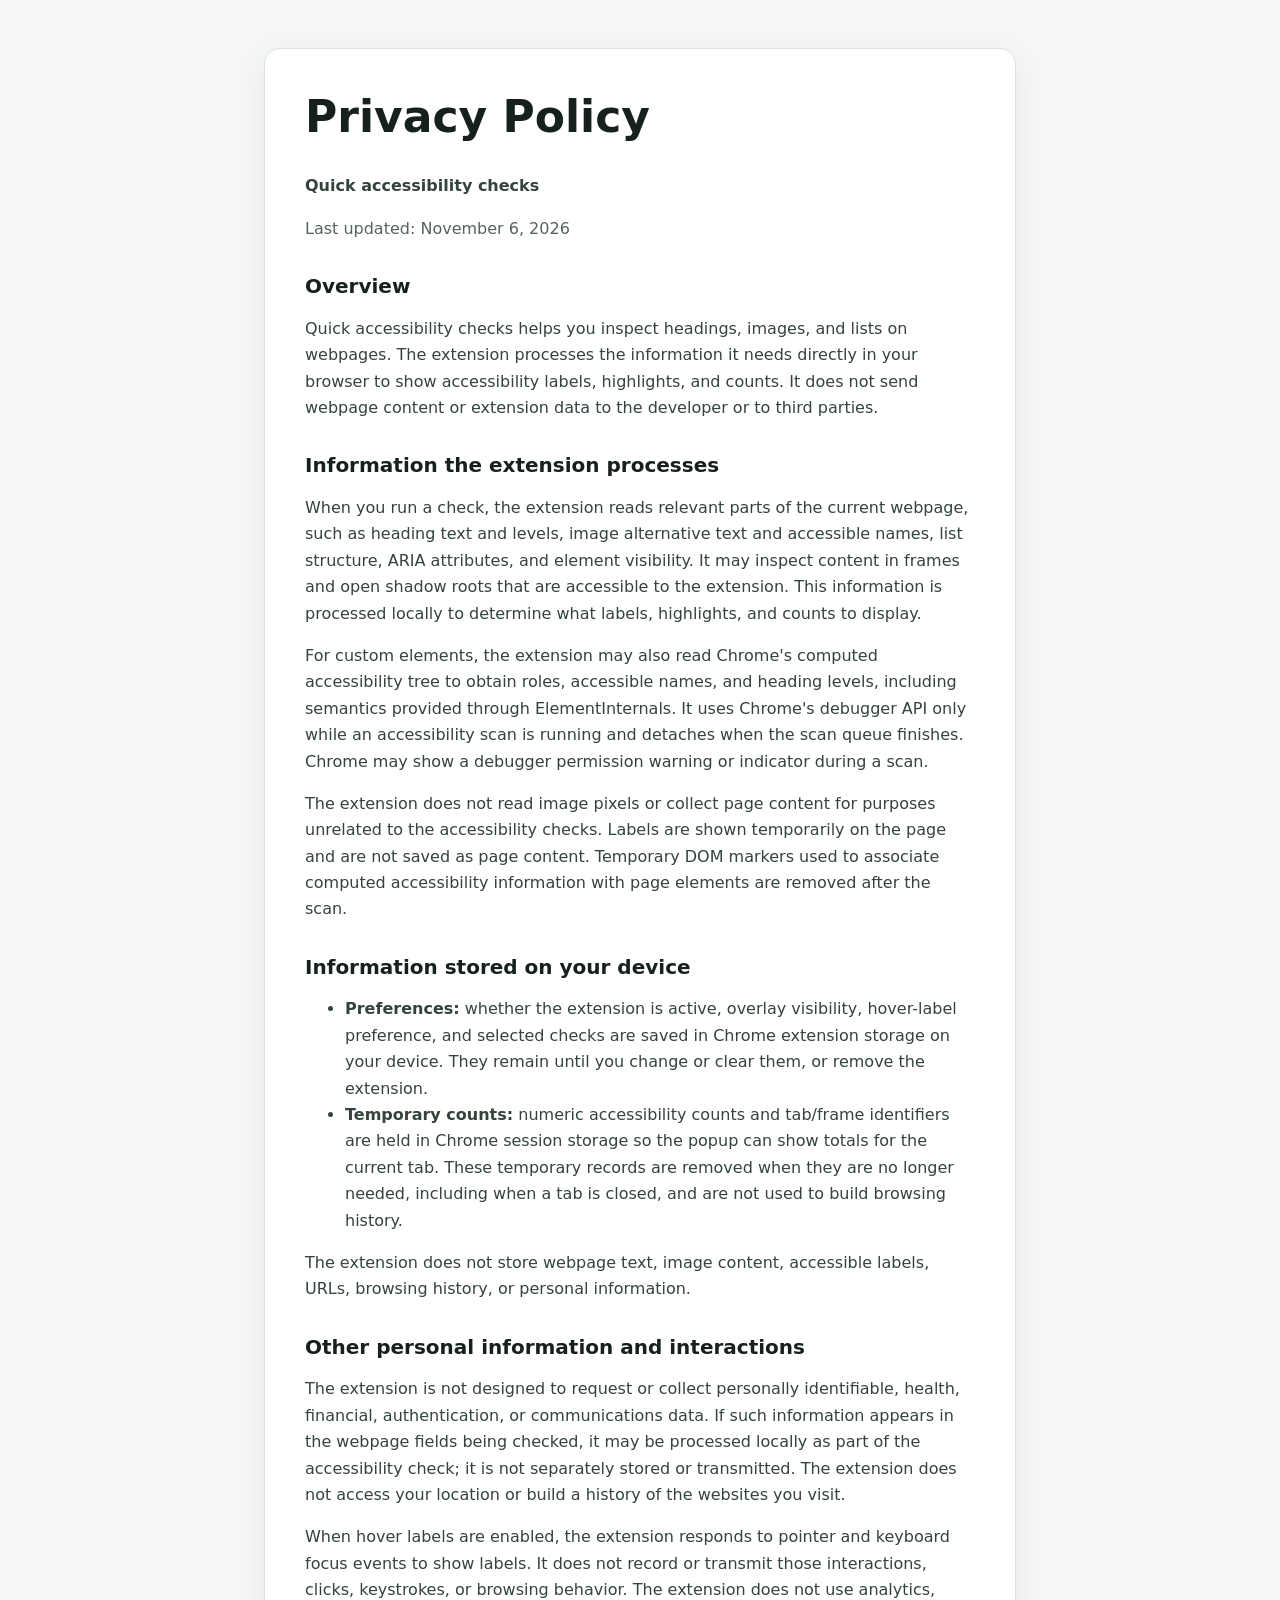
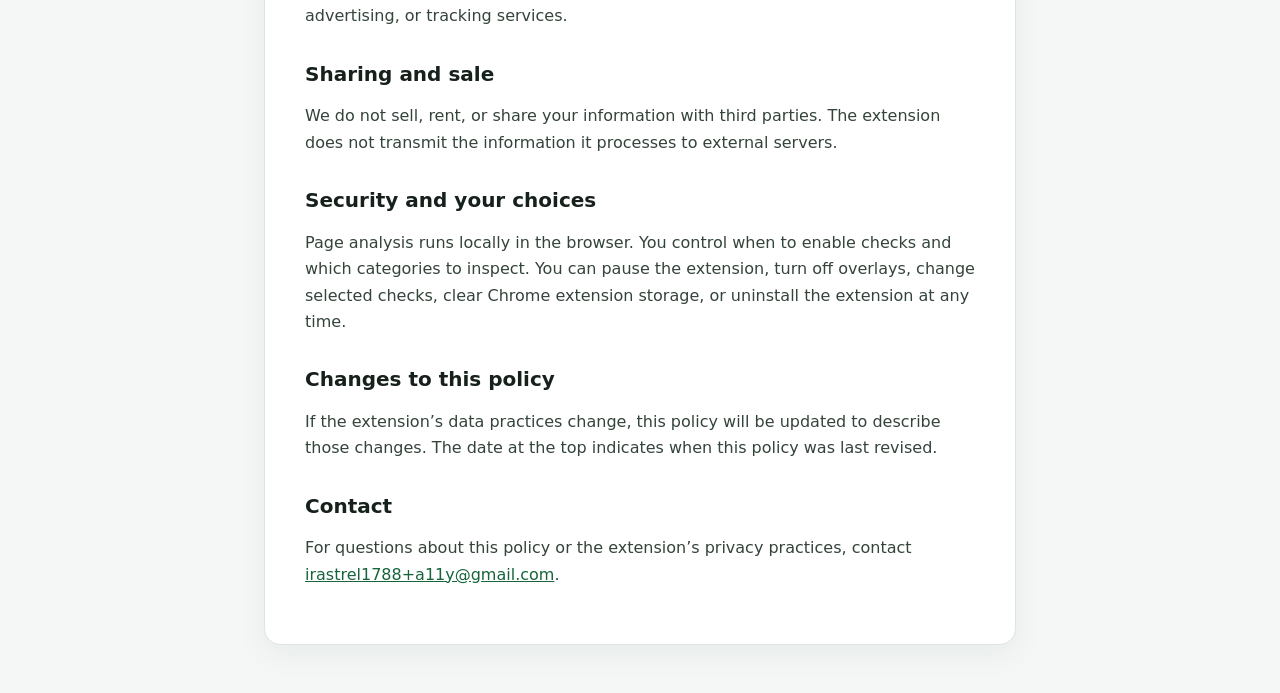
<file: privacy-policy/index.html>
<!doctype html>
<html lang="en">
  <head>
    <meta charset="utf-8">
    <meta name="viewport" content="width=device-width, initial-scale=1">
    <meta name="description" content="Privacy policy for the Quick accessibility checks Chrome extension.">
    <title>Privacy Policy — Quick accessibility checks</title>
    <style>
      :root {
        color-scheme: light;
        font-family: system-ui, -apple-system, BlinkMacSystemFont, "Segoe UI", sans-serif;
        color: #17211b;
        background: #f4f7f5;
      }

      body {
        box-sizing: border-box;
        max-width: 800px;
        margin: 0 auto;
        padding: 48px 24px;
        line-height: 1.65;
      }

      main {
        padding: 40px;
        border: 1px solid #dce5df;
        border-radius: 16px;
        background: #fff;
        box-shadow: 0 8px 32px rgb(23 33 27 / 6%);
      }

      h1, h2 {
        line-height: 1.25;
      }

      h1 {
        margin-top: 0;
        font-size: clamp(2rem, 6vw, 2.75rem);
      }

      h2 {
        margin-top: 2rem;
        font-size: 1.25rem;
      }

      p, li {
        color: #34443a;
      }

      a {
        color: #17643b;
        overflow-wrap: anywhere;
      }

      .updated {
        color: #53645a;
      }

      @media (max-width: 560px) {
        body {
          padding: 16px;
        }

        main {
          padding: 24px;
        }
      }
    </style>
  </head>
  <body>
    <main>
      <header>
        <h1>Privacy Policy</h1>
        <p><strong>Quick accessibility checks</strong></p>
        <p class="updated">Last updated: November 6, 2026</p>
      </header>

      <section>
        <h2>Overview</h2>
        <p>
          Quick accessibility checks helps you inspect headings, images, and
          lists on webpages. The extension processes the information it needs
          directly in your browser to show accessibility labels, highlights,
          and counts. It does not send webpage content or extension data to the
          developer or to third parties.
        </p>
      </section>

      <section>
        <h2>Information the extension processes</h2>
        <p>
          When you run a check, the extension reads relevant parts of the
          current webpage, such as heading text and levels, image alternative
          text and accessible names, list structure, ARIA attributes, and
          element visibility. It may inspect content in frames and open shadow
          roots that are accessible to the extension. This information is
          processed locally to determine what labels, highlights, and counts
          to display.
        </p>
        <p>
          For custom elements, the extension may also read Chrome's computed
          accessibility tree to obtain roles, accessible names, and heading
          levels, including semantics provided through ElementInternals. It
          uses Chrome's debugger API only while an accessibility scan is
          running and detaches when the scan queue finishes. Chrome may show a
          debugger permission warning or indicator during a scan.
        </p>
        <p>
          The extension does not read image pixels or collect page content for
          purposes unrelated to the accessibility checks. Labels are shown
          temporarily on the page and are not saved as page content. Temporary
          DOM markers used to associate computed accessibility information with
          page elements are removed after the scan.
        </p>
      </section>

      <section>
        <h2>Information stored on your device</h2>
        <ul>
          <li>
            <strong>Preferences:</strong> whether the extension is active, overlay
            visibility, hover-label preference, and selected checks are saved
            in Chrome extension storage on your device. They remain until you
            change or clear them, or remove the extension.
          </li>
          <li>
            <strong>Temporary counts:</strong> numeric accessibility counts and
            tab/frame identifiers are held in Chrome session storage so the
            popup can show totals for the current tab. These temporary records
            are removed when they are no longer needed, including when a tab is
            closed, and are not used to build browsing history.
          </li>
        </ul>
        <p>
          The extension does not store webpage text, image content, accessible
          labels, URLs, browsing history, or personal information.
        </p>
      </section>

      <section>
        <h2>Other personal information and interactions</h2>
        <p>
          The extension is not designed to request or collect personally
          identifiable, health, financial, authentication, or communications
          data. If such information appears in the webpage fields being checked,
          it may be processed locally as part of the accessibility check; it is
          not separately stored or transmitted. The extension does not access
          your location or build a history of the websites you visit.
        </p>
        <p>
          When hover labels are enabled, the extension responds to pointer and
          keyboard focus events to show labels. It does not record or transmit
          those interactions, clicks, keystrokes, or browsing behavior.
          The extension does not use analytics, advertising, or tracking
          services.
        </p>
      </section>

      <section>
        <h2>Sharing and sale</h2>
        <p>
          We do not sell, rent, or share your information with third parties.
          The extension does not transmit the information it processes to
          external servers.
        </p>
      </section>

      <section>
        <h2>Security and your choices</h2>
        <p>
          Page analysis runs locally in the browser. You control when to enable
          checks and which categories to inspect. You can pause the extension,
          turn off overlays, change selected checks, clear Chrome extension
          storage, or uninstall the extension at any time.
        </p>
      </section>

      <section>
        <h2>Changes to this policy</h2>
        <p>
          If the extension’s data practices change, this policy will be updated
          to describe those changes. The date at the top indicates when this
          policy was last revised.
        </p>
      </section>

      <section>
        <h2>Contact</h2>
        <p>
          For questions about this policy or the extension’s privacy practices,
          contact
          <a href="mailto:irastrel1788+a11y@gmail.com">irastrel1788+a11y@gmail.com</a>.
        </p>
      </section>
    </main>
  </body>
</html>
</file>
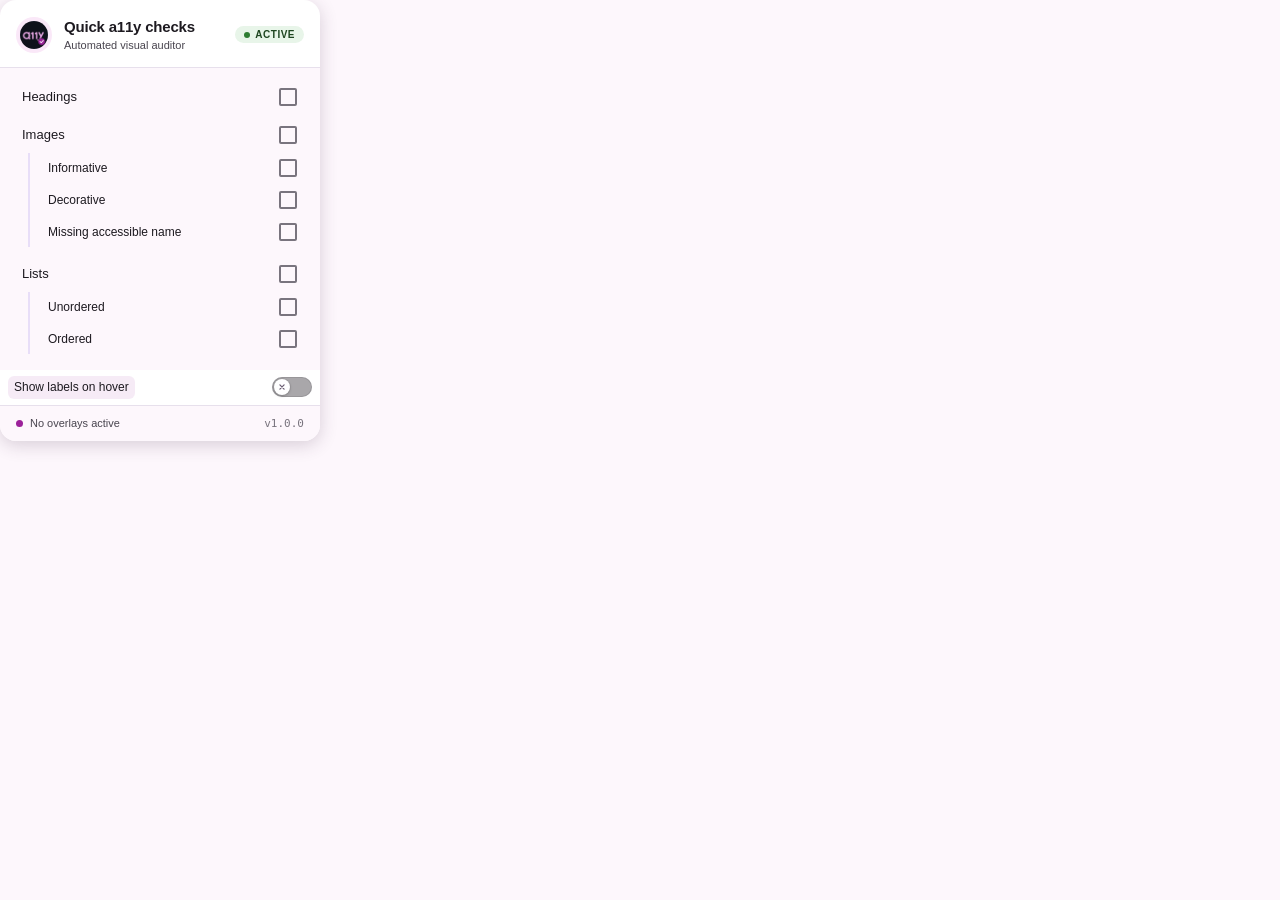
<file: popup.html>
<!doctype html>
<html lang="en">
  <head>
    <meta charset="utf-8">
    <meta name="viewport" content="width=device-width, initial-scale=1">
    <title>Quick a11y checks</title>
    <link rel="stylesheet" href="popup.css">
  </head>
  <body>
    <div class="popup-card">
      <header class="header">
        <div class="header-left">
          <div class="brand-icon" aria-hidden="true">
            <img src="icon.png" alt="">
          </div>
          <div class="title-group">
            <h1>Quick a11y checks</h1>
            <p class="subtitle">Automated visual auditor</p>
          </div>
        </div>
        <button class="status-badge" id="activity-toggle" type="button" aria-pressed="true">
          <span class="dot"></span><span id="activity-label">Active</span>
        </button>
      </header>
      <main>
        <div class="check-group">
          <label class="switch-row">
            <span class="row-label">Headings <b class="count-badge" data-count="headings"></b></span>
            <span class="checkbox-container"><input type="checkbox" data-check="headings" aria-label="Headings"></span>
          </label>
        </div>
        <div class="check-group">
          <label class="switch-row">
            <span class="row-label">Images <b class="count-badge" data-count="image.total"></b></span>
            <span class="checkbox-container"><input type="checkbox" data-check="images" data-image-main aria-label="Images"></span>
          </label>
          <div class="subchecks">
            <label class="switch-row">
              <span class="row-label">Informative <b class="count-badge" data-count="image.informative"></b></span>
              <span class="checkbox-container"><input type="checkbox" data-check="image.informative" aria-label="Informative images"></span>
            </label>
            <label class="switch-row">
              <span class="row-label">Decorative <b class="count-badge" data-count="image.decorative"></b></span>
              <span class="checkbox-container"><input type="checkbox" data-check="image.decorative" aria-label="Decorative images"></span>
            </label>
            <label class="switch-row">
              <span class="row-label">Missing accessible name <b class="count-badge warning" data-count="image.missing"></b></span>
              <span class="checkbox-container"><input type="checkbox" data-check="image.missing" aria-label="Images missing accessible name"></span>
            </label>
          </div>
        </div>
        <div class="check-group">
          <label class="switch-row">
            <span class="row-label">Lists <b class="count-badge" data-count="list.total"></b></span>
            <span class="checkbox-container"><input type="checkbox" data-check="lists" data-list-main aria-label="Lists"></span>
          </label>
          <div class="subchecks">
            <label class="switch-row">
              <span class="row-label">Unordered <b class="count-badge" data-count="list.unordered"></b></span>
              <span class="checkbox-container"><input type="checkbox" data-check="list.unordered" aria-label="Unordered lists"></span>
            </label>
            <label class="switch-row">
              <span class="row-label">Ordered <b class="count-badge" data-count="list.ordered"></b></span>
              <span class="checkbox-container"><input type="checkbox" data-check="list.ordered" aria-label="Ordered lists"></span>
            </label>
          </div>
        </div>
      </main>
      <div class="check-group">
        <label class="switch-row compact-row" for="show-labels-on-hover">
          <span class="label-stack">
            <span class="label-text">Show labels on hover</span>
          </span>
          <span class="switch-container">
            <input id="show-labels-on-hover" class="m3-switch" type="checkbox" aria-label="Show labels on hover">
          </span>
        </label>
      </div>
      <footer class="footer">
        <button class="footer-status" id="overlay-toggle" type="button">
          <span class="indicator-dot"></span><span id="status" role="status">No overlays active</span>
        </button>
        <span class="footer-version">v1.0.0</span>
      </footer>
    </div>
    <script src="popup.js"></script>
  </body>
</html>
</file>
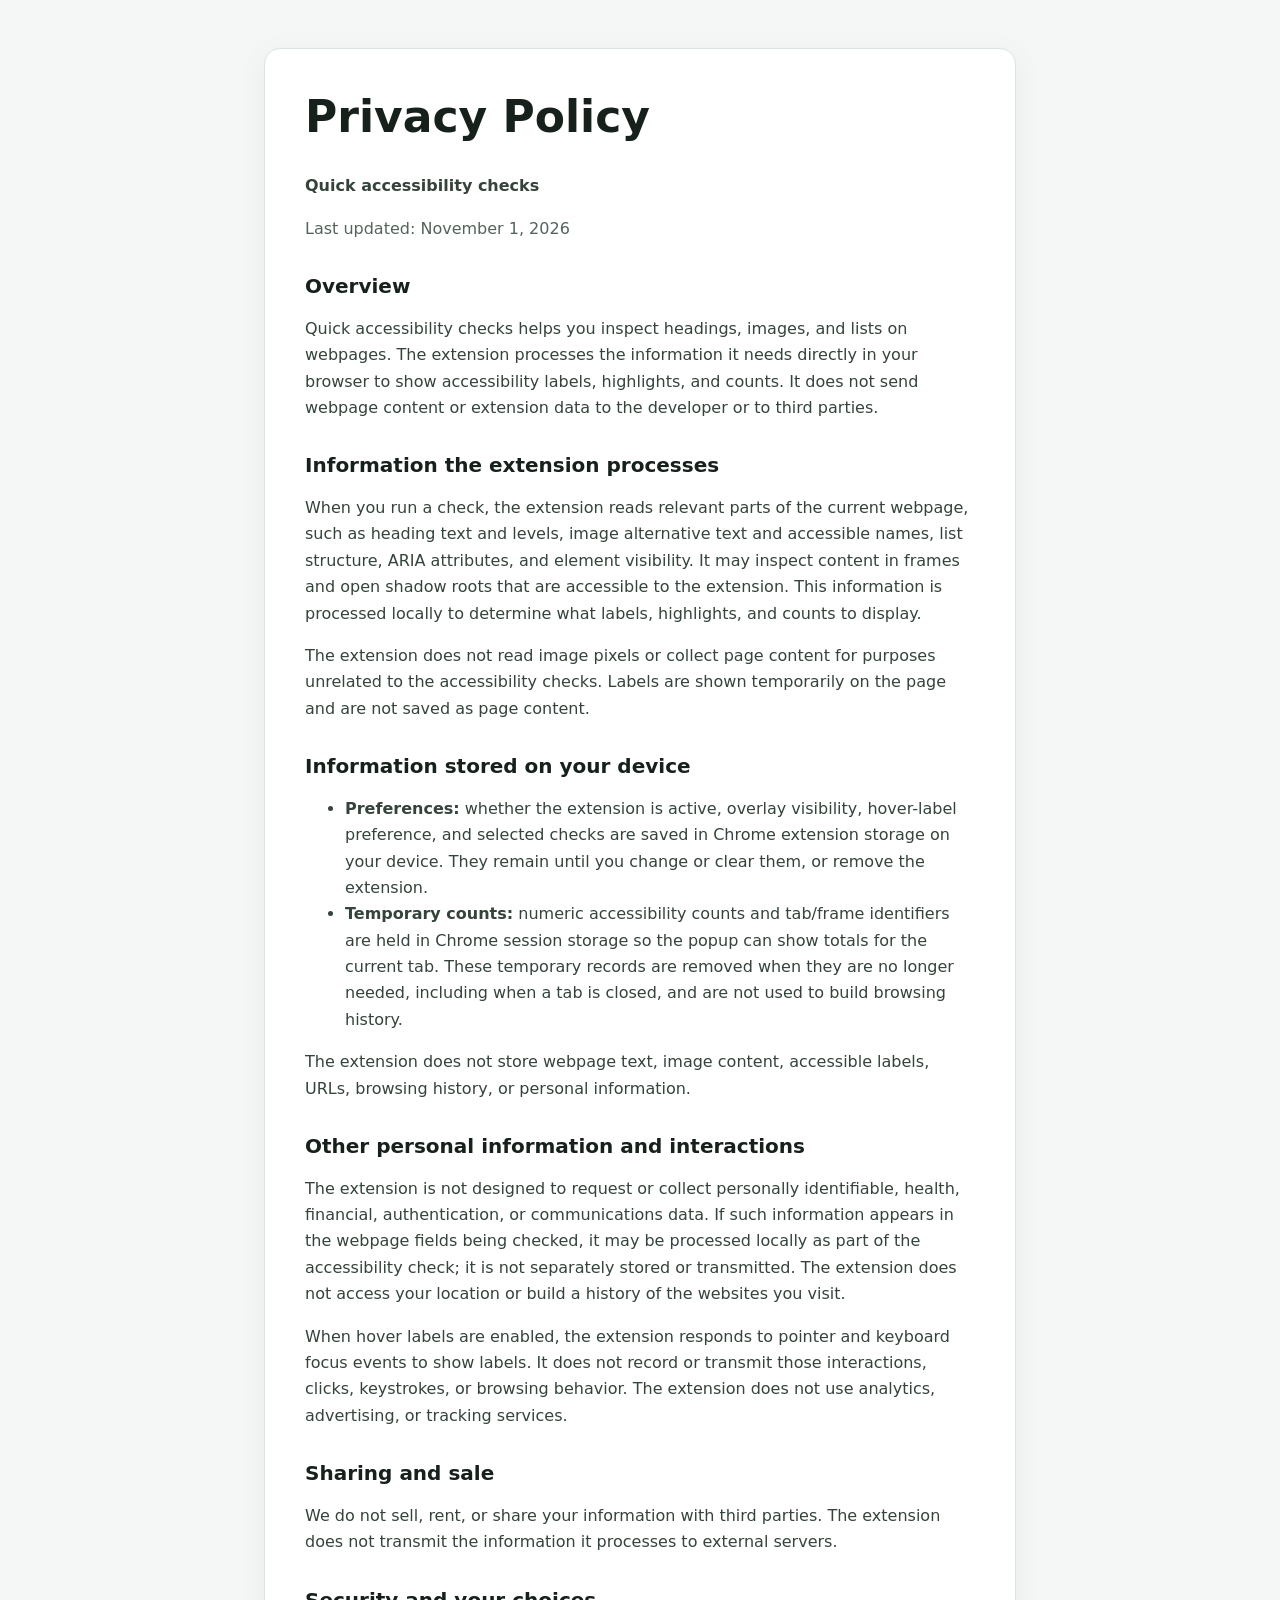
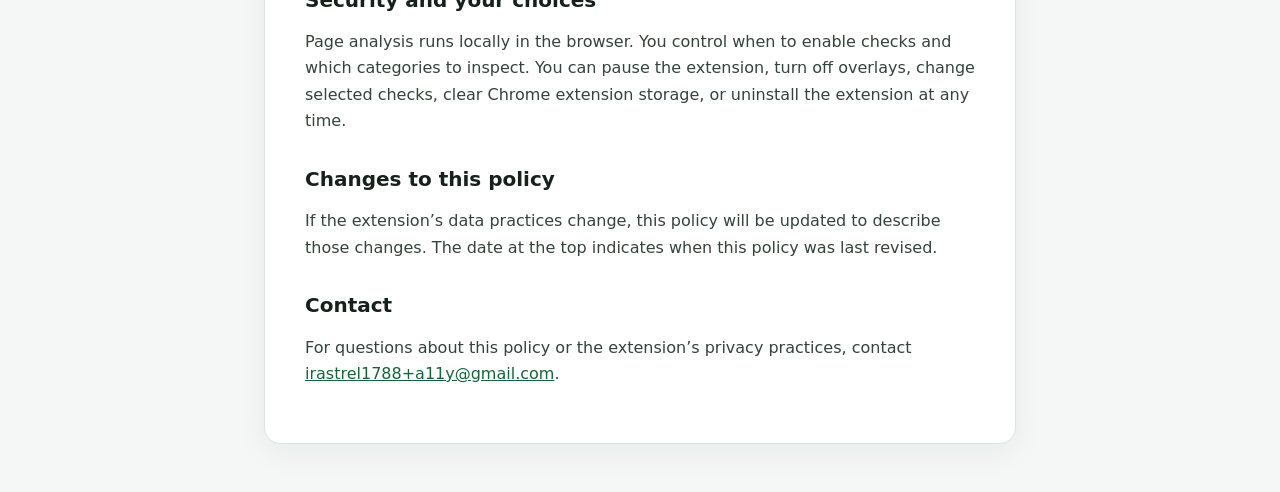
<file: privacy-policy.html>
<!doctype html>
<html lang="en">
  <head>
    <meta charset="utf-8">
    <meta name="viewport" content="width=device-width, initial-scale=1">
    <meta name="description" content="Privacy policy for the Quick accessibility checks Chrome extension.">
    <title>Privacy Policy — Quick accessibility checks</title>
    <style>
      :root {
        color-scheme: light;
        font-family: system-ui, -apple-system, BlinkMacSystemFont, "Segoe UI", sans-serif;
        color: #17211b;
        background: #f4f7f5;
      }

      body {
        box-sizing: border-box;
        max-width: 800px;
        margin: 0 auto;
        padding: 48px 24px;
        line-height: 1.65;
      }

      main {
        padding: 40px;
        border: 1px solid #dce5df;
        border-radius: 16px;
        background: #fff;
        box-shadow: 0 8px 32px rgb(23 33 27 / 6%);
      }

      h1, h2 {
        line-height: 1.25;
      }

      h1 {
        margin-top: 0;
        font-size: clamp(2rem, 6vw, 2.75rem);
      }

      h2 {
        margin-top: 2rem;
        font-size: 1.25rem;
      }

      p, li {
        color: #34443a;
      }

      a {
        color: #17643b;
        overflow-wrap: anywhere;
      }

      .updated {
        color: #53645a;
      }

      @media (max-width: 560px) {
        body {
          padding: 16px;
        }

        main {
          padding: 24px;
        }
      }
    </style>
  </head>
  <body>
    <main>
      <header>
        <h1>Privacy Policy</h1>
        <p><strong>Quick accessibility checks</strong></p>
        <p class="updated">Last updated: November 1, 2026</p>
      </header>

      <section>
        <h2>Overview</h2>
        <p>
          Quick accessibility checks helps you inspect headings, images, and
          lists on webpages. The extension processes the information it needs
          directly in your browser to show accessibility labels, highlights,
          and counts. It does not send webpage content or extension data to the
          developer or to third parties.
        </p>
      </section>

      <section>
        <h2>Information the extension processes</h2>
        <p>
          When you run a check, the extension reads relevant parts of the
          current webpage, such as heading text and levels, image alternative
          text and accessible names, list structure, ARIA attributes, and
          element visibility. It may inspect content in frames and open shadow
          roots that are accessible to the extension. This information is
          processed locally to determine what labels, highlights, and counts
          to display.
        </p>
        <p>
          The extension does not read image pixels or collect page content for
          purposes unrelated to the accessibility checks. Labels are shown
          temporarily on the page and are not saved as page content.
        </p>
      </section>

      <section>
        <h2>Information stored on your device</h2>
        <ul>
          <li>
            <strong>Preferences:</strong> whether the extension is active, overlay
            visibility, hover-label preference, and selected checks are saved
            in Chrome extension storage on your device. They remain until you
            change or clear them, or remove the extension.
          </li>
          <li>
            <strong>Temporary counts:</strong> numeric accessibility counts and
            tab/frame identifiers are held in Chrome session storage so the
            popup can show totals for the current tab. These temporary records
            are removed when they are no longer needed, including when a tab is
            closed, and are not used to build browsing history.
          </li>
        </ul>
        <p>
          The extension does not store webpage text, image content, accessible
          labels, URLs, browsing history, or personal information.
        </p>
      </section>

      <section>
        <h2>Other personal information and interactions</h2>
        <p>
          The extension is not designed to request or collect personally
          identifiable, health, financial, authentication, or communications
          data. If such information appears in the webpage fields being checked,
          it may be processed locally as part of the accessibility check; it is
          not separately stored or transmitted. The extension does not access
          your location or build a history of the websites you visit.
        </p>
        <p>
          When hover labels are enabled, the extension responds to pointer and
          keyboard focus events to show labels. It does not record or transmit
          those interactions, clicks, keystrokes, or browsing behavior.
          The extension does not use analytics, advertising, or tracking
          services.
        </p>
      </section>

      <section>
        <h2>Sharing and sale</h2>
        <p>
          We do not sell, rent, or share your information with third parties.
          The extension does not transmit the information it processes to
          external servers.
        </p>
      </section>

      <section>
        <h2>Security and your choices</h2>
        <p>
          Page analysis runs locally in the browser. You control when to enable
          checks and which categories to inspect. You can pause the extension,
          turn off overlays, change selected checks, clear Chrome extension
          storage, or uninstall the extension at any time.
        </p>
      </section>

      <section>
        <h2>Changes to this policy</h2>
        <p>
          If the extension’s data practices change, this policy will be updated
          to describe those changes. The date at the top indicates when this
          policy was last revised.
        </p>
      </section>

      <section>
        <h2>Contact</h2>
        <p>
          For questions about this policy or the extension’s privacy practices,
          contact
          <a href="mailto:irastrel1788+a11y@gmail.com">irastrel1788+a11y@gmail.com</a>.
        </p>
      </section>
    </main>
  </body>
</html>
</file>
<file: popup.css>
:root {
  color-scheme: light;
  font-family: -apple-system, BlinkMacSystemFont, "Segoe UI", Roboto, "Google Sans", Oxygen, Ubuntu, Cantarell, sans-serif;
  --md-sys-color-primary: #9c219a;
  --md-sys-color-on-primary: #ffffff;
  --md-sys-color-surface: #ffffff;
  --md-sys-color-surface-container-low: #fdf7fc;
  --md-sys-color-surface-container: #f7f2f9;
  --md-sys-color-outline: #79747e;
  --md-sys-color-outline-variant: #e7e0ec;
  --md-sys-color-on-surface: #1d1a20;
  --md-sys-color-on-surface-variant: #49454f;
  --md-sys-color-guide-rail: #e8def8;
  --status-active-bg: #e8f5e9;
  --status-active-text: #1e4620;
  --status-active-dot: #2e7d32;
  --warning-pill-bg: #fde8e8;
  --warning-pill-text: #c5221f;
  --radius-card: 16px;
  --radius-pill: 9999px;
  --radius-checkbox: 2px;
}

* {
  box-sizing: border-box;
}

body {
  width: 320px;
  margin: 0;
  padding: 0;
  background: var(--md-sys-color-surface-container-low);
  color: var(--md-sys-color-on-surface);
  font-size: 13px;
  line-height: 1.4;
  user-select: none;
  -webkit-font-smoothing: antialiased;
}

.popup-card {
  display: flex;
  flex-direction: column;
  overflow: hidden;
  border-radius: var(--radius-card);
  background: var(--md-sys-color-surface);
  box-shadow: 0 4px 18px rgba(64, 40, 70, 0.2);
}

.header {
  display: flex;
  align-items: center;
  justify-content: space-between;
  padding: 16px 16px 14px;
  border-bottom: 1px solid var(--md-sys-color-outline-variant);
}

.header-left,
.row-label,
.footer-status {
  display: flex;
  align-items: center;
}

.header-left {
  gap: 12px;
}

.brand-icon {
  display: flex;
  align-items: center;
  justify-content: center;
  width: 36px;
  height: 36px;
  flex-shrink: 0;
  border-radius: 50%;
  background: #fae8f8;
  color: var(--md-sys-color-primary);
}

.brand-icon svg {
  width: 20px;
  height: 20px;
  fill: currentColor;
}

.brand-icon img {
  width: 28px;
  height: 28px;
  border-radius: 50%;
}

.title-group {
  display: flex;
  flex-direction: column;
}

.title-group h1 {
  margin: 0;
  color: var(--md-sys-color-on-surface);
  font-size: 15px;
  font-weight: 700;
  letter-spacing: -0.2px;
}

.title-group .subtitle {
  margin: 1px 0 0;
  color: var(--md-sys-color-on-surface-variant);
  font-size: 11px;
}

.status-badge {
  display: inline-flex;
  align-items: center;
  gap: 5px;
  padding: 3px 9px;
  border-radius: var(--radius-pill);
  background: var(--status-active-bg);
  color: var(--status-active-text);
  font-size: 10px;
  font-weight: 700;
  letter-spacing: 0.5px;
  text-transform: uppercase;
  border: 0;
  cursor: pointer;
}

.status-badge .dot,
.footer-status .indicator-dot {
  border-radius: 50%;
}

.status-badge .dot {
  width: 6px;
  height: 6px;
  background: var(--status-active-dot);
}

.status-badge.paused {
  background: #f4f0f4;
  color: var(--md-sys-color-on-surface-variant);
}

.status-badge.paused .dot,
.status-badge.unsupported .dot {
  background: var(--md-sys-color-outline);
}

.status-badge.unsupported {
  background: #ffedea;
  color: #690005;
}

main {
  display: flex;
  flex-direction: column;
  gap: 4px;
  padding: 12px 14px 10px;
  background: var(--md-sys-color-surface-container-low);
}

.check-group {
  display: flex;
  flex-direction: column;
}

.switch-row {
  display: flex;
  align-items: center;
  justify-content: space-between;
  padding: 7px 8px;
  border-radius: 8px;
  color: var(--md-sys-color-on-surface);
  font-size: 13px;
  font-weight: 500;
  cursor: pointer;
  transition: background-color 0.15s ease;
}

.switch-row:hover {
  background: var(--md-sys-color-surface-container);
}

.popup-card.paused main {
  opacity: 0.65;
  pointer-events: none;
}

.popup-card.unsupported main {
  opacity: 0.65;
  pointer-events: none;
}

.row-label {
  gap: 8px;
}

.count-badge {
  display: inline-flex;
  align-items: center;
  justify-content: center;
  min-width: 18px;
  height: 18px;
  padding: 0 6px;
  border-radius: 6px;
  background: #f2edf5;
  color: var(--md-sys-color-on-surface-variant);
  font-size: 11px;
  font-weight: 600;
}

.count-badge.warning {
  background: var(--warning-pill-bg);
  color: var(--warning-pill-text);
}

.count-badge:empty {
  display: none;
}

.subchecks {
  display: flex;
  flex-direction: column;
  gap: 2px;
  margin: 1px 0 6px 14px;
  border-left: 2px solid var(--md-sys-color-guide-rail);
  padding-left: 10px;
}

.subchecks .switch-row {
  padding: 5px 8px;
  color: var(--md-sys-color-on-surface);
  font-size: 12px;
  font-weight: 400;
}

.checkbox-container {
  display: flex;
  align-items: center;
  justify-content: center;
  width: 20px;
  height: 20px;
}

input[type="checkbox"] {
  appearance: none;
  display: inline-grid;
  place-content: center;
  position: relative;
  width: 18px;
  height: 18px;
  margin: 0;
  border: 2px solid var(--md-sys-color-outline);
  border-radius: var(--radius-checkbox);
  outline: none;
  background: transparent;
  cursor: pointer;
  transition: background-color 0.15s ease, border-color 0.15s ease;
}

input[type="checkbox"]:hover {
  border-color: var(--md-sys-color-primary);
}

input[type="checkbox"]:checked,
input[type="checkbox"]:indeterminate {
  border-color: var(--md-sys-color-primary);
  background: var(--md-sys-color-primary);
}

input[type="checkbox"]:checked::after {
  display: block;
  width: 5px;
  height: 9px;
  border: solid var(--md-sys-color-on-primary);
  border-width: 0 2px 2px 0;
  content: "";
  transform: rotate(45deg) translate(-0.5px, -1px);
}

input[type="checkbox"]:indeterminate::after {
  width: 9px;
  height: 2px;
  background: var(--md-sys-color-on-primary);
  content: "";
}

input[type="checkbox"]:focus-visible {
  box-shadow: 0 0 0 3px rgba(156, 33, 154, 0.25);
}

.compact-row {
  gap: 12px;
  padding-top: 6px;
  padding-bottom: 6px;
}

.label-stack {
  display: flex;
  flex: 1;
  min-width: 0;
  align-items: center;
}

.label-text {
  display: inline-block;
  max-width: 100%;
  padding: 3px 6px;
  border-radius: 6px;
  background: rgba(156, 33, 154, 0.09);
  color: var(--md-sys-color-on-surface);
  font-size: 12px;
  line-height: 1.35;
  font-weight: 500;
  word-break: break-word;
  overflow-wrap: anywhere;
}

.switch-container {
  display: inline-flex;
  align-items: center;
  justify-content: center;
  flex-shrink: 0;
}

input[type="checkbox"].m3-switch {
  appearance: none;
  -webkit-appearance: none;
  position: relative;
  width: 40px;
  height: 20px;
  margin: 0;
  border: 0;
  border-radius: 999px;
  background: rgba(29, 26, 32, 0.38);
  box-shadow: inset 0 0 0 1px rgba(29, 26, 32, 0.12);
  cursor: pointer;
  transition: background-color 0.2s ease, box-shadow 0.2s ease;
  overflow: visible;
}

input[type="checkbox"].m3-switch::before {
  content: "";
  position: absolute;
  top: 2px;
  left: 2px;
  width: 16px;
  height: 16px;
  border-radius: 50%;
  background-color: var(--md-sys-color-surface, #ffffff);
  background-repeat: no-repeat;
  background-position: center;
  background-size: 10px 10px;
  background-image: url("data:image/svg+xml,%3Csvg xmlns='http://www.w3.org/2000/svg' width='10' height='10' viewBox='0 0 12 12'%3E%3Cpath d='M3.5 3.5L8.5 8.5M8.5 3.5L3.5 8.5' stroke='%236b5e73' stroke-width='1.5' stroke-linecap='round'/%3E%3C/svg%3E");
  box-shadow: 0 1px 3px rgba(0, 0, 0, 0.2), 0 0 0 1px rgba(0, 0, 0, 0.06);
  transition: transform 0.2s cubic-bezier(0.2, 0, 0, 1), background-color 0.2s ease, box-shadow 0.15s ease;
  z-index: 2;
}

input[type="checkbox"].m3-switch::after {
  content: "";
  position: absolute;
  top: 50%;
  left: 2px;
  width: 34px;
  height: 34px;
  border-radius: 50%;
  transform: translateY(-50%);
  background: rgba(156, 33, 154, 0.08);
  opacity: 0;
  transition: opacity 0.15s ease, background-color 0.15s ease;
}

input[type="checkbox"].m3-switch:checked {
  background: var(--md-sys-color-primary, #9c219a);
}

input[type="checkbox"].m3-switch:checked::before {
  transform: translateX(18px);
  background-color: var(--md-sys-color-on-primary, #ffffff);
  background-image: url("data:image/svg+xml,%3Csvg xmlns='http://www.w3.org/2000/svg' width='10' height='10' viewBox='0 0 12 12'%3E%3Cpath d='M2.5 6.4L4.8 8.7L9.5 4' stroke='%239c219a' stroke-width='1.5' stroke-linecap='round' stroke-linejoin='round' fill='none'/%3E%3C/svg%3E");
}

input[type="checkbox"].m3-switch:active::before {
  box-shadow: 0 2px 6px rgba(0, 0, 0, 0.22), 0 0 0 8px rgba(156, 33, 154, 0.12);
}

input[type="checkbox"].m3-switch:active::after {
  opacity: 1;
}

input[type="checkbox"].m3-switch:focus-visible {
  outline: none;
  box-shadow: 0 0 0 3px rgba(156, 33, 154, 0.25), inset 0 0 0 1px rgba(29, 26, 32, 0.12);
}

.footer {
  display: flex;
  align-items: center;
  justify-content: space-between;
  padding: 10px 16px;
  border-top: 1px solid var(--md-sys-color-outline-variant);
  background: var(--md-sys-color-surface-container-low);
  font-size: 11px;
}

.footer-status {
  gap: 7px;
  color: var(--md-sys-color-on-surface-variant);
  font-weight: 500;
  border: 0;
  padding: 0;
  background: transparent;
  font: inherit;
  cursor: pointer;
}

.footer-status .indicator-dot {
  width: 7px;
  height: 7px;
  background: var(--md-sys-color-primary);
}

.footer-status.active {
  color: var(--md-sys-color-on-surface-variant);
}

.footer-status.active .indicator-dot {
  background: var(--md-sys-color-primary);
}

.footer-status.paused .indicator-dot {
  background: var(--md-sys-color-outline);
}

.footer-version {
  color: var(--md-sys-color-outline);
  font-family: ui-monospace, SFMono-Regular, Menlo, Monaco, Consolas, monospace;
  font-size: 11px;
}
</file>
